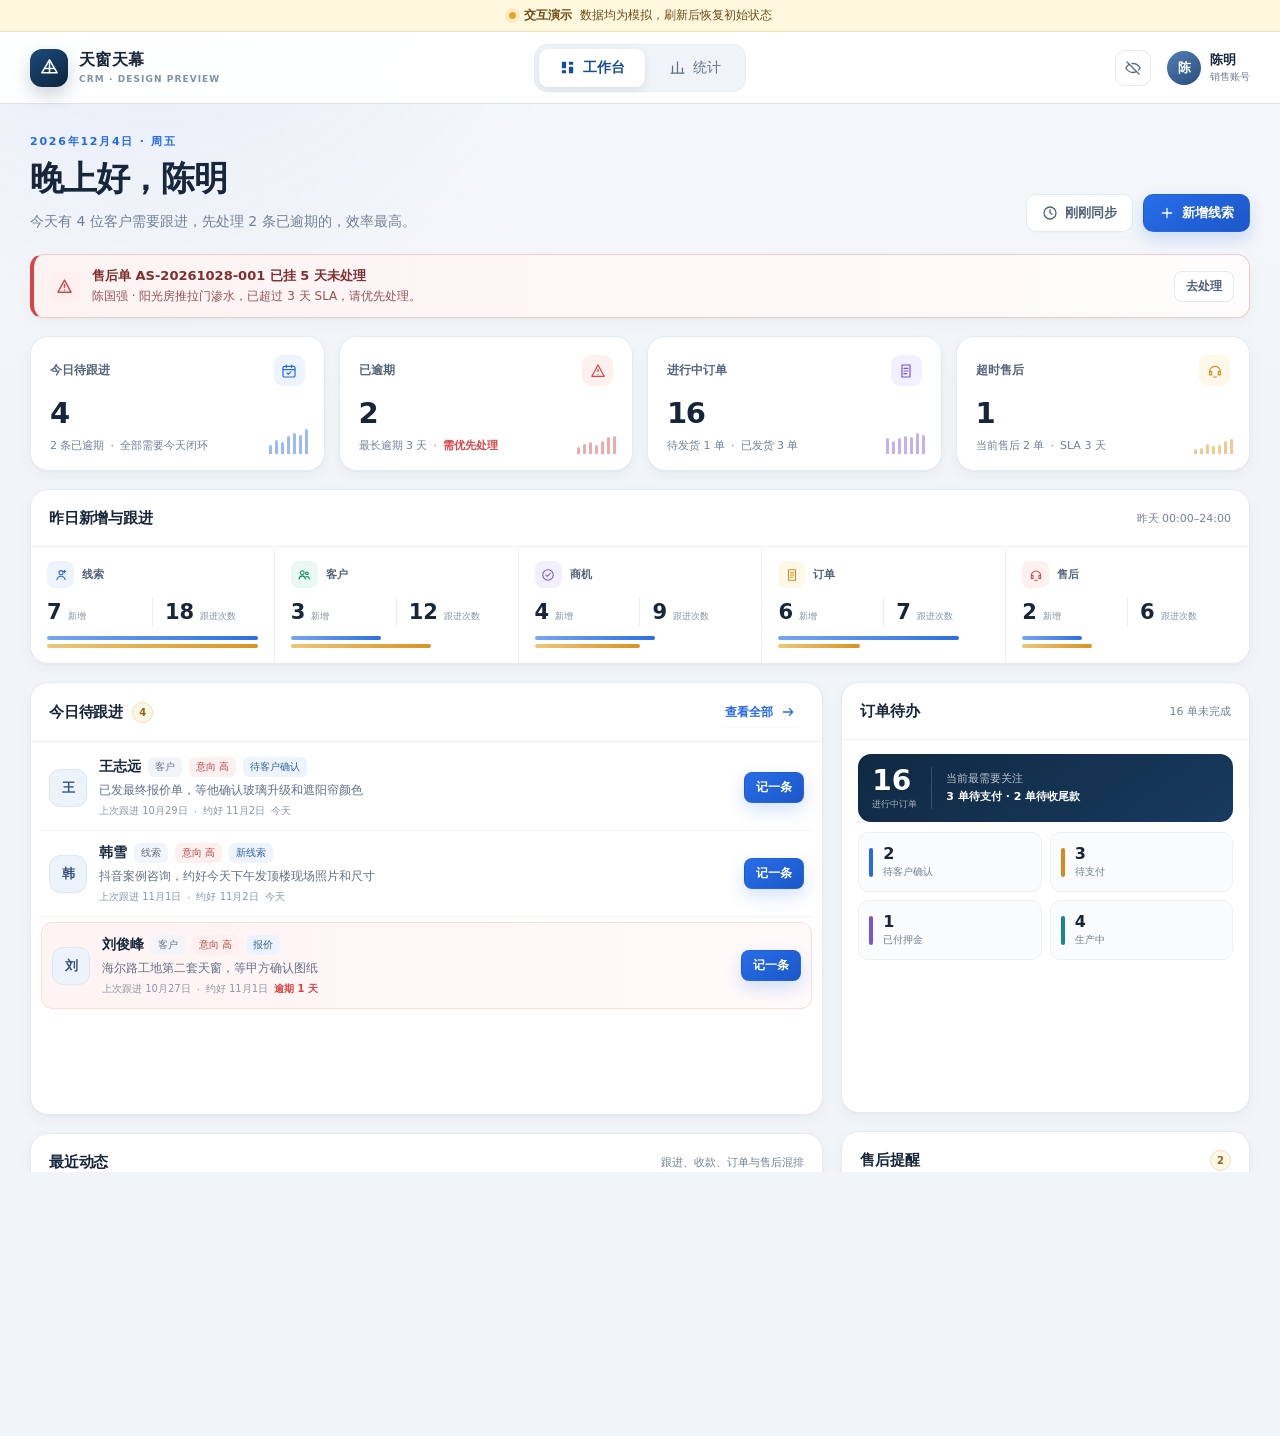
<file: static/demo/dashboard-stats-preview/index.html>
<!DOCTYPE html>
<html lang="zh-CN">
<head>
  <meta charset="utf-8">
  <meta name="viewport" content="width=device-width, initial-scale=1, viewport-fit=cover">
  <meta name="robots" content="noindex">
  <meta name="theme-color" content="#102641">
  <link rel="icon" href="data:image/svg+xml,%3Csvg xmlns='http://www.w3.org/2000/svg' viewBox='0 0 64 64'%3E%3Crect width='64' height='64' rx='15' fill='%23102641'/%3E%3Cpath d='m14 48 18-34 18 34H14Z' fill='none' stroke='white' stroke-width='3' stroke-linejoin='round'/%3E%3Cpath d='M23 38h18M32 20v26' fill='none' stroke='white' stroke-width='2' stroke-linecap='round'/%3E%3C/svg%3E">
  <title>工作台与统计 · CRM 交互演示</title>
  <link rel="stylesheet" href="./styles.css?v=20261102-yesterday-new">
</head>
<body>
  <div class="demo-ribbon">
    <span class="demo-ribbon-dot"></span>
    <b>交互演示</b>
    <span>数据均为模拟，刷新后恢复初始状态</span>
  </div>

  <header class="topbar">
    <a class="brand" href="#/dashboard" aria-label="返回工作台">
      <span class="brand-mark" aria-hidden="true">
        <svg viewBox="0 0 24 24" role="img">
          <path d="M4 17.5 12 4l8 13.5H4Z"></path>
          <path d="M8.1 13h7.8M12 6.8v10.7"></path>
        </svg>
      </span>
      <span class="brand-copy">
        <b>天窗天幕</b>
        <small>CRM · DESIGN PREVIEW</small>
      </span>
    </a>

    <nav class="main-nav" aria-label="演示页面切换">
      <button type="button" class="nav-item is-active" data-page="dashboard">
        <svg viewBox="0 0 24 24" aria-hidden="true">
          <path d="M4 13h6V4H4v9Zm0 7h6v-4H4v4Zm10 0h6v-9h-6v9Zm0-16v4h6V4h-6Z"></path>
        </svg>
        工作台
      </button>
      <button type="button" class="nav-item" data-page="stats">
        <svg viewBox="0 0 24 24" aria-hidden="true">
          <path d="M5 20V10m7 10V4m7 16v-7"></path>
          <path d="M3 20h18"></path>
        </svg>
        统计
      </button>
    </nav>

    <div class="topbar-actions">
      <button type="button" class="icon-button" id="moneyToggle" aria-label="切换金额显示" title="切换金额显示">
        <svg class="eye-open" viewBox="0 0 24 24" aria-hidden="true">
          <path d="M2.5 12s3.5-6 9.5-6 9.5 6 9.5 6-3.5 6-9.5 6-9.5-6-9.5-6Z"></path>
          <circle cx="12" cy="12" r="2.6"></circle>
        </svg>
        <svg class="eye-closed" viewBox="0 0 24 24" aria-hidden="true">
          <path d="m4 4 16 16M10.6 6.1A9 9 0 0 1 12 6c6 0 9.5 6 9.5 6a15 15 0 0 1-2.2 2.8M6.2 7.8A17 17 0 0 0 2.5 12s3.5 6 9.5 6a9 9 0 0 0 3.6-.7"></path>
        </svg>
      </button>
      <span class="user-chip">
        <span class="avatar">陈</span>
        <span class="user-copy"><b>陈明</b><small>销售账号</small></span>
      </span>
    </div>
  </header>

  <main id="app" class="app-shell" aria-live="polite"></main>

  <div id="modalRoot"></div>
  <div id="drawerRoot"></div>
  <div id="toast" class="toast" role="status" aria-live="polite"></div>

  <script src="./app.js?v=20261102-yesterday-new"></script>
</body>
</html>
</file>
<file: static/demo/dashboard-stats-preview/styles.css>
:root {
  --bg: #f2f5f8;
  --surface: #ffffff;
  --surface-soft: #f8fafc;
  --ink: #17263b;
  --muted: #728096;
  --line: #e5eaf0;
  --navy: #102641;
  --navy-2: #173656;
  --blue: #2569e8;
  --blue-soft: #edf4ff;
  --green: #138a64;
  --green-soft: #eaf8f3;
  --amber: #d88a18;
  --amber-soft: #fff7e7;
  --red: #d64545;
  --red-soft: #fff0f0;
  --violet: #7656d8;
  --violet-soft: #f2efff;
  --cyan: #16849e;
  --cyan-soft: #eaf8fb;
  --shadow-sm: 0 1px 2px rgba(15, 35, 58, 0.04), 0 5px 16px rgba(15, 35, 58, 0.04);
  --shadow-md: 0 14px 40px rgba(15, 35, 58, 0.12);
  --radius: 18px;
}

* {
  box-sizing: border-box;
}

html {
  min-width: 320px;
  background: var(--bg);
}

body {
  margin: 0;
  color: var(--ink);
  background:
    radial-gradient(circle at 12% -8%, rgba(37, 105, 232, 0.09), transparent 28rem),
    linear-gradient(180deg, #f6f8fb 0, var(--bg) 26rem);
  font-family: "PingFang SC", "Microsoft YaHei", "Noto Sans CJK SC", system-ui, sans-serif;
  font-size: 14px;
  -webkit-font-smoothing: antialiased;
}

button,
input,
select,
textarea {
  font: inherit;
}

button,
a {
  -webkit-tap-highlight-color: transparent;
}

button {
  color: inherit;
}

svg {
  display: block;
}

.demo-ribbon {
  min-height: 32px;
  display: flex;
  align-items: center;
  justify-content: center;
  gap: 8px;
  padding: 5px 16px;
  color: #6c4d16;
  background: #fff7de;
  border-bottom: 1px solid #f1dfb6;
  font-size: 12px;
}

.demo-ribbon-dot {
  width: 7px;
  height: 7px;
  border-radius: 50%;
  background: #e6a52e;
  box-shadow: 0 0 0 4px rgba(230, 165, 46, 0.14);
}

.topbar {
  position: sticky;
  top: 0;
  z-index: 30;
  min-height: 72px;
  display: grid;
  grid-template-columns: minmax(210px, 1fr) auto minmax(210px, 1fr);
  align-items: center;
  gap: 20px;
  padding: 0 30px;
  background: rgba(255, 255, 255, 0.94);
  border-bottom: 1px solid rgba(218, 225, 234, 0.94);
  backdrop-filter: blur(18px);
}

.brand {
  width: max-content;
  display: inline-flex;
  align-items: center;
  gap: 11px;
  color: inherit;
  text-decoration: none;
}

.brand-mark {
  width: 38px;
  height: 38px;
  display: grid;
  place-items: center;
  border-radius: 12px;
  color: #fff;
  background: linear-gradient(145deg, #1c4c7c, #0c233c);
  box-shadow: 0 8px 18px rgba(16, 38, 65, 0.2);
}

.brand-mark svg {
  width: 23px;
  height: 23px;
  fill: none;
  stroke: currentColor;
  stroke-width: 1.6;
  stroke-linecap: round;
  stroke-linejoin: round;
}

.brand-copy {
  display: flex;
  flex-direction: column;
  line-height: 1.15;
}

.brand-copy b {
  font-size: 16px;
  letter-spacing: 0.02em;
}

.brand-copy small {
  margin-top: 4px;
  color: #8491a3;
  font-size: 9px;
  font-weight: 700;
  letter-spacing: 0.12em;
}

.main-nav {
  display: inline-flex;
  align-items: center;
  gap: 4px;
  padding: 4px;
  background: #f0f3f7;
  border: 1px solid #e8edf3;
  border-radius: 13px;
}

.nav-item {
  min-height: 38px;
  display: inline-flex;
  align-items: center;
  justify-content: center;
  gap: 7px;
  padding: 0 20px;
  color: #647287;
  background: transparent;
  border: 0;
  border-radius: 9px;
  cursor: pointer;
  transition: background 160ms ease, color 160ms ease, box-shadow 160ms ease;
}

.nav-item svg {
  width: 17px;
  height: 17px;
  fill: none;
  stroke: currentColor;
  stroke-width: 1.8;
  stroke-linecap: round;
  stroke-linejoin: round;
}

.nav-item:first-child svg {
  fill: currentColor;
  stroke: none;
}

.nav-item:hover {
  color: var(--ink);
}

.nav-item.is-active {
  color: #174c9d;
  background: #fff;
  box-shadow: 0 3px 10px rgba(17, 47, 78, 0.09);
  font-weight: 700;
}

.topbar-actions {
  display: flex;
  align-items: center;
  justify-content: flex-end;
  gap: 12px;
}

.icon-button {
  width: 36px;
  height: 36px;
  display: grid;
  place-items: center;
  color: #596a80;
  background: #fff;
  border: 1px solid var(--line);
  border-radius: 10px;
  cursor: pointer;
  transition: border-color 160ms ease, background 160ms ease, transform 160ms ease;
}

.icon-button:hover {
  color: var(--blue);
  border-color: #c9d9f3;
  background: var(--blue-soft);
}

.icon-button:active {
  transform: scale(0.95);
}

.icon-button svg {
  width: 18px;
  height: 18px;
  fill: none;
  stroke: currentColor;
  stroke-width: 1.75;
  stroke-linecap: round;
  stroke-linejoin: round;
}

.eye-closed {
  display: none;
}

body.money-hidden .eye-open {
  display: none;
}

body.money-hidden .eye-closed {
  display: block;
}

.user-chip {
  display: inline-flex;
  align-items: center;
  gap: 9px;
  padding-left: 4px;
}

.avatar {
  width: 34px;
  height: 34px;
  display: grid;
  place-items: center;
  color: #fff;
  background: linear-gradient(145deg, #507eb7, #284e7b);
  border-radius: 50%;
  font-size: 13px;
  font-weight: 700;
}

.user-copy {
  display: flex;
  flex-direction: column;
  line-height: 1.2;
}

.user-copy b {
  font-size: 13px;
}

.user-copy small {
  margin-top: 3px;
  color: var(--muted);
  font-size: 10px;
}

.app-shell {
  width: min(100%, 1460px);
  margin: 0 auto;
  padding: 30px 30px 54px;
}

.page-enter {
  animation: page-in 260ms ease both;
}

@keyframes page-in {
  from {
    opacity: 0;
    transform: translateY(5px);
  }
  to {
    opacity: 1;
    transform: translateY(0);
  }
}

.page-heading {
  display: flex;
  align-items: flex-end;
  justify-content: space-between;
  gap: 20px;
  margin-bottom: 22px;
}

.eyebrow {
  margin: 0 0 7px;
  color: var(--blue);
  font-size: 11px;
  font-weight: 800;
  letter-spacing: 0.16em;
  text-transform: uppercase;
}

.page-heading h1 {
  margin: 0;
  font-size: clamp(25px, 3vw, 34px);
  font-weight: 750;
  letter-spacing: -0.035em;
}

.page-heading .subtitle {
  margin: 8px 0 0;
  color: var(--muted);
  line-height: 1.6;
}

.heading-actions {
  display: flex;
  align-items: center;
  gap: 10px;
  flex-wrap: wrap;
}

.button {
  min-height: 38px;
  display: inline-flex;
  align-items: center;
  justify-content: center;
  gap: 7px;
  padding: 0 15px;
  color: #4f6075;
  background: #fff;
  border: 1px solid var(--line);
  border-radius: 10px;
  box-shadow: 0 1px 1px rgba(15, 35, 58, 0.02);
  cursor: pointer;
  font-size: 13px;
  font-weight: 600;
  transition: transform 140ms ease, box-shadow 140ms ease, border-color 140ms ease;
}

.button:hover {
  border-color: #cbd7e5;
  box-shadow: 0 4px 12px rgba(15, 35, 58, 0.07);
}

.button:active {
  transform: scale(0.98);
}

.button svg {
  width: 16px;
  height: 16px;
  fill: none;
  stroke: currentColor;
  stroke-width: 1.9;
  stroke-linecap: round;
  stroke-linejoin: round;
}

.button-primary {
  color: #fff;
  background: linear-gradient(145deg, #286dea, #1b57c7);
  border-color: transparent;
  box-shadow: 0 7px 18px rgba(37, 105, 232, 0.2);
}

.button-primary:hover {
  border-color: transparent;
  box-shadow: 0 9px 22px rgba(37, 105, 232, 0.27);
}

.button-small {
  min-height: 31px;
  padding: 0 11px;
  border-radius: 8px;
  font-size: 12px;
}

.button-plain {
  min-height: 30px;
  padding: 0 8px;
  color: var(--blue);
  background: transparent;
  border: 0;
}

.alert-strip {
  display: flex;
  align-items: center;
  gap: 12px;
  margin-bottom: 18px;
  padding: 12px 15px;
  color: #812f2f;
  background:
    linear-gradient(90deg, rgba(214, 69, 69, 0.065), rgba(214, 69, 69, 0.015)),
    #fff;
  border: 1px solid #f2cccc;
  border-left: 4px solid var(--red);
  border-radius: 13px;
  box-shadow: var(--shadow-sm);
}

.alert-icon {
  width: 31px;
  height: 31px;
  flex: none;
  display: grid;
  place-items: center;
  color: var(--red);
  background: var(--red-soft);
  border-radius: 9px;
}

.alert-icon svg {
  width: 17px;
  height: 17px;
  fill: none;
  stroke: currentColor;
  stroke-width: 2;
  stroke-linecap: round;
  stroke-linejoin: round;
}

.alert-copy {
  min-width: 0;
  flex: 1;
}

.alert-copy b {
  display: block;
  margin-bottom: 2px;
  font-size: 13px;
}

.alert-copy span {
  color: #985252;
  font-size: 12px;
}

.kpi-grid {
  display: grid;
  grid-template-columns: repeat(4, minmax(0, 1fr));
  gap: 14px;
  margin-bottom: 18px;
}

.kpi-card {
  position: relative;
  min-width: 0;
  overflow: hidden;
  padding: 18px 19px 17px;
  background: var(--surface);
  border: 1px solid var(--line);
  border-radius: var(--radius);
  box-shadow: var(--shadow-sm);
  transition: transform 160ms ease, box-shadow 160ms ease, border-color 160ms ease;
}

button.kpi-card {
  width: 100%;
  text-align: left;
  cursor: pointer;
}

.kpi-card:hover {
  transform: translateY(-2px);
  border-color: #d6dfeb;
  box-shadow: 0 10px 25px rgba(15, 35, 58, 0.075);
}

.kpi-head {
  display: flex;
  align-items: center;
  justify-content: space-between;
  gap: 10px;
}

.kpi-head span:first-child {
  color: #56657a;
  font-size: 12px;
  font-weight: 600;
}

.kpi-icon {
  width: 31px;
  height: 31px;
  display: grid;
  place-items: center;
  border-radius: 9px;
}

.kpi-icon svg {
  width: 16px;
  height: 16px;
  fill: none;
  stroke: currentColor;
  stroke-width: 1.8;
  stroke-linecap: round;
  stroke-linejoin: round;
}

.kpi-card.blue .kpi-icon {
  color: var(--blue);
  background: var(--blue-soft);
}

.kpi-card.green .kpi-icon {
  color: var(--green);
  background: var(--green-soft);
}

.kpi-card.amber .kpi-icon {
  color: var(--amber);
  background: var(--amber-soft);
}

.kpi-card.red .kpi-icon {
  color: var(--red);
  background: var(--red-soft);
}

.kpi-card.violet .kpi-icon {
  color: var(--violet);
  background: var(--violet-soft);
}

.kpi-value {
  margin-top: 13px;
  font-size: 29px;
  font-weight: 760;
  line-height: 1;
  letter-spacing: -0.045em;
  font-variant-numeric: tabular-nums;
}

.kpi-card.money-value .kpi-value {
  font-size: clamp(21px, 2.4vw, 29px);
}

.kpi-foot {
  display: flex;
  align-items: center;
  gap: 6px;
  margin-top: 10px;
  color: var(--muted);
  font-size: 11px;
}

.trend-up {
  color: var(--green);
  font-weight: 700;
}

.trend-down {
  color: var(--red);
  font-weight: 700;
}

.mini-bars {
  position: absolute;
  right: 16px;
  bottom: 16px;
  height: 30px;
  display: flex;
  align-items: flex-end;
  gap: 3px;
  opacity: 0.45;
}

.mini-bars i {
  width: 3px;
  display: block;
  border-radius: 3px 3px 1px 1px;
  background: currentColor;
}

.kpi-card.blue .mini-bars { color: var(--blue); }
.kpi-card.green .mini-bars { color: var(--green); }
.kpi-card.amber .mini-bars { color: var(--amber); }
.kpi-card.red .mini-bars { color: var(--red); }
.kpi-card.violet .mini-bars { color: var(--violet); }

.yesterday-card {
  overflow: hidden;
  margin-bottom: 18px;
}

.yesterday-grid {
  display: grid;
  grid-template-columns: repeat(5, minmax(0, 1fr));
  gap: 1px;
  background: #edf0f4;
}

.yesterday-item {
  min-width: 0;
  display: grid;
  gap: 10px;
  padding: 14px 16px 15px;
  color: inherit;
  background: #fff;
  border: 0;
  cursor: pointer;
  text-align: left;
  transition: background 150ms ease;
}

.yesterday-item:hover {
  background: #fafcff;
}

.yesterday-top {
  display: flex;
  align-items: center;
  gap: 8px;
  color: #536277;
  font-size: 11px;
}

.yesterday-icon {
  width: 27px;
  height: 27px;
  display: grid;
  place-items: center;
  color: var(--blue);
  background: var(--blue-soft);
  border-radius: 8px;
}

.yesterday-icon svg {
  width: 14px;
  height: 14px;
  fill: none;
  stroke: currentColor;
  stroke-width: 1.8;
  stroke-linecap: round;
  stroke-linejoin: round;
}

.yesterday-item.green .yesterday-icon {
  color: var(--green);
  background: var(--green-soft);
}

.yesterday-item.violet .yesterday-icon {
  color: var(--violet);
  background: var(--violet-soft);
}

.yesterday-item.amber .yesterday-icon {
  color: var(--amber);
  background: var(--amber-soft);
}

.yesterday-item.red .yesterday-icon {
  color: var(--red);
  background: var(--red-soft);
}

.yesterday-values {
  display: grid;
  grid-template-columns: 1fr 1px 1fr;
  align-items: center;
  gap: 12px;
}

.yesterday-values > i {
  width: 1px;
  height: 28px;
  background: #e8edf2;
}

.yesterday-values > span {
  display: flex;
  align-items: baseline;
  gap: 6px;
  min-width: 0;
}

.yesterday-values b {
  font-size: 21px;
  font-weight: 760;
  line-height: 1;
  font-variant-numeric: tabular-nums;
}

.yesterday-values small {
  overflow: hidden;
  color: #8793a4;
  font-size: 9px;
  text-overflow: ellipsis;
  white-space: nowrap;
}

.yesterday-tracks {
  display: grid;
  gap: 4px;
}

.yesterday-tracks i {
  height: 4px;
  display: block;
  border-radius: 99px;
}

.yesterday-tracks .new-count {
  background: linear-gradient(90deg, #76a6f1, #2d70e4);
}

.yesterday-tracks .followups {
  background: linear-gradient(90deg, #edc777, #d99225);
}

.work-grid {
  display: grid;
  grid-template-columns: minmax(0, 1.65fr) minmax(300px, 0.85fr);
  grid-template-areas:
    "follow side"
    "activity side";
  gap: 18px;
  align-items: start;
}

#followupCard {
  grid-area: follow;
}

.side-stack {
  grid-area: side;
}

.activity-card {
  grid-area: activity;
}

.card {
  min-width: 0;
  background: var(--surface);
  border: 1px solid var(--line);
  border-radius: var(--radius);
  box-shadow: var(--shadow-sm);
}

.card-head {
  min-height: 57px;
  display: flex;
  align-items: center;
  justify-content: space-between;
  gap: 12px;
  padding: 14px 18px;
  border-bottom: 1px solid #edf0f4;
}

.card-title {
  display: flex;
  align-items: center;
  gap: 9px;
  min-width: 0;
}

.card-title h2 {
  margin: 0;
  font-size: 15px;
  font-weight: 720;
  letter-spacing: -0.012em;
}

.count-badge {
  min-width: 21px;
  height: 21px;
  display: inline-grid;
  place-items: center;
  padding: 0 6px;
  color: #9a6412;
  background: var(--amber-soft);
  border: 1px solid #f1ddb6;
  border-radius: 999px;
  font-size: 10px;
  font-weight: 800;
}

.card-meta {
  color: var(--muted);
  font-size: 11px;
}

.todo-list {
  padding: 3px 10px 8px;
}

.todo-row {
  display: flex;
  align-items: center;
  gap: 12px;
  padding: 12px 8px;
  border-bottom: 1px solid #f0f3f6;
}

.todo-row:last-child {
  border-bottom: 0;
}

.todo-row.is-overdue {
  position: relative;
  margin: 5px 0;
  padding: 12px 10px;
  background: linear-gradient(90deg, #fff3f3, #fffafa);
  border: 1px solid #f6dede;
  border-radius: 11px;
}

.todo-avatar {
  width: 38px;
  height: 38px;
  flex: none;
  display: grid;
  place-items: center;
  color: #31527c;
  background: #edf3fa;
  border: 1px solid #dce7f3;
  border-radius: 11px;
  font-size: 13px;
  font-weight: 750;
}

.todo-main {
  min-width: 0;
  flex: 1;
}

.todo-topline {
  display: flex;
  align-items: center;
  gap: 7px;
  min-width: 0;
}

.person-link {
  max-width: 150px;
  overflow: hidden;
  padding: 0;
  color: var(--ink);
  background: transparent;
  border: 0;
  cursor: pointer;
  font-weight: 700;
  text-align: left;
  text-overflow: ellipsis;
  white-space: nowrap;
}

.person-link:hover {
  color: var(--blue);
}

.tag {
  display: inline-flex;
  align-items: center;
  min-height: 20px;
  padding: 0 7px;
  color: #657389;
  background: #f1f4f8;
  border-radius: 6px;
  font-size: 10px;
  white-space: nowrap;
}

.tag.high {
  color: #b44343;
  background: var(--red-soft);
}

.tag.medium {
  color: #986410;
  background: var(--amber-soft);
}

.tag.stage {
  color: #34649c;
  background: var(--blue-soft);
}

.todo-content {
  margin-top: 5px;
  overflow: hidden;
  color: #627086;
  font-size: 12px;
  text-overflow: ellipsis;
  white-space: nowrap;
}

.todo-meta {
  display: flex;
  align-items: center;
  gap: 6px;
  margin-top: 5px;
  color: #8a96a8;
  font-size: 10px;
  flex-wrap: wrap;
}

.badge-danger {
  color: var(--red);
  font-weight: 700;
}

.todo-side {
  flex: none;
}

.card-empty {
  padding: 30px 20px 34px;
  text-align: center;
}

.card-empty .empty-icon {
  width: 46px;
  height: 46px;
  display: grid;
  place-items: center;
  margin: 0 auto 10px;
  color: var(--green);
  background: var(--green-soft);
  border-radius: 14px;
}

.card-empty .empty-icon svg {
  width: 22px;
  height: 22px;
  fill: none;
  stroke: currentColor;
  stroke-width: 1.8;
  stroke-linecap: round;
  stroke-linejoin: round;
}

.card-empty b {
  display: block;
  margin-bottom: 5px;
  font-size: 14px;
}

.card-empty span {
  color: var(--muted);
  font-size: 12px;
}

.side-stack {
  display: grid;
  gap: 18px;
}

.order-summary {
  display: flex;
  align-items: center;
  gap: 14px;
  margin: 14px 16px 10px;
  padding: 13px 14px;
  background: linear-gradient(145deg, #102943, #173a5e);
  border-radius: 13px;
  color: #fff;
}

.order-summary .big {
  min-width: 52px;
  padding-right: 14px;
  border-right: 1px solid rgba(255, 255, 255, 0.16);
  font-size: 28px;
  font-weight: 760;
  line-height: 1;
  font-variant-numeric: tabular-nums;
}

.order-summary .big small {
  display: block;
  margin-top: 5px;
  color: rgba(255, 255, 255, 0.65);
  font-size: 9px;
  font-weight: 500;
}

.order-summary p {
  margin: 0;
  color: rgba(255, 255, 255, 0.72);
  font-size: 11px;
  line-height: 1.65;
}

.order-summary p b {
  color: #fff;
}

.order-grid {
  display: grid;
  grid-template-columns: repeat(2, minmax(0, 1fr));
  gap: 8px;
  padding: 0 16px 16px;
}

.order-chip {
  min-height: 60px;
  display: flex;
  align-items: center;
  gap: 10px;
  padding: 9px 10px;
  text-align: left;
  background: #fafbfd;
  border: 1px solid #edf0f4;
  border-radius: 10px;
  cursor: pointer;
  transition: background 140ms ease, border-color 140ms ease, transform 140ms ease;
}

.order-chip:hover {
  background: var(--blue-soft);
  border-color: #d5e1f5;
  transform: translateY(-1px);
}

.order-chip i {
  width: 4px;
  height: 29px;
  flex: none;
  border-radius: 99px;
  background: var(--blue);
}

.order-chip:nth-child(2) i { background: var(--amber); }
.order-chip:nth-child(3) i { background: var(--violet); }
.order-chip:nth-child(4) i { background: var(--cyan); }
.order-chip:nth-child(5) i { background: var(--green); }
.order-chip:nth-child(6) i { background: #70839c; }

.order-chip span {
  min-width: 0;
  display: flex;
  flex: 1;
  flex-direction: column;
  gap: 3px;
}

.order-chip span small {
  overflow: hidden;
  color: var(--muted);
  font-size: 10px;
  text-overflow: ellipsis;
  white-space: nowrap;
}

.order-chip b {
  font-size: 16px;
  line-height: 1;
  font-variant-numeric: tabular-nums;
}

.service-list {
  display: grid;
  gap: 2px;
  padding: 4px 15px 14px;
}

.service-row {
  display: flex;
  align-items: center;
  gap: 10px;
  padding: 10px 2px;
  border-bottom: 1px solid #f1f3f6;
  cursor: pointer;
}

.service-row:last-child {
  border-bottom: 0;
}

.service-dot {
  width: 9px;
  height: 9px;
  flex: none;
  border-radius: 50%;
  background: var(--amber);
  box-shadow: 0 0 0 4px var(--amber-soft);
}

.service-row.urgent .service-dot {
  background: var(--red);
  box-shadow: 0 0 0 4px var(--red-soft);
}

.service-main {
  min-width: 0;
  flex: 1;
}

.service-main b {
  display: block;
  overflow: hidden;
  font-size: 12px;
  text-overflow: ellipsis;
  white-space: nowrap;
}

.service-main small {
  display: block;
  margin-top: 4px;
  overflow: hidden;
  color: var(--muted);
  font-size: 10px;
  text-overflow: ellipsis;
  white-space: nowrap;
}

.service-age {
  flex: none;
  color: #8b681f;
  font-size: 10px;
}

.service-row.urgent .service-age {
  color: var(--red);
  font-weight: 700;
}

.activity-list {
  display: grid;
  grid-template-columns: repeat(2, minmax(0, 1fr));
  padding: 4px 18px 12px;
  column-gap: 26px;
}

.activity-row {
  min-width: 0;
  display: flex;
  align-items: flex-start;
  gap: 11px;
  padding: 11px 0;
  border-bottom: 1px solid #f1f3f6;
}

.activity-icon {
  width: 29px;
  height: 29px;
  flex: none;
  display: grid;
  place-items: center;
  border-radius: 8px;
  font-size: 13px;
}

.activity-icon.follow {
  color: var(--blue);
  background: var(--blue-soft);
}

.activity-icon.order {
  color: var(--violet);
  background: var(--violet-soft);
}

.activity-icon.service {
  color: var(--amber);
  background: var(--amber-soft);
}

.activity-icon.pay {
  color: var(--green);
  background: var(--green-soft);
}

.activity-copy {
  min-width: 0;
  flex: 1;
}

.activity-copy p {
  margin: 0;
  overflow: hidden;
  color: #4f5e72;
  font-size: 12px;
  line-height: 1.5;
  text-overflow: ellipsis;
  white-space: nowrap;
}

.activity-copy small {
  display: block;
  margin-top: 3px;
  color: #909bab;
  font-size: 10px;
}

.segmented {
  display: inline-flex;
  align-items: center;
  gap: 3px;
  padding: 4px;
  background: #edf1f5;
  border: 1px solid #e2e8ef;
  border-radius: 11px;
}

.segmented button {
  min-height: 31px;
  padding: 0 13px;
  color: #69788c;
  background: transparent;
  border: 0;
  border-radius: 8px;
  cursor: pointer;
  font-size: 12px;
  white-space: nowrap;
}

.segmented button:hover {
  color: var(--ink);
}

.segmented button.is-active {
  color: var(--ink);
  background: #fff;
  box-shadow: 0 2px 6px rgba(15, 35, 58, 0.1);
  font-weight: 700;
}

.stats-kpis {
  grid-template-columns: repeat(5, minmax(0, 1fr));
}

.stats-grid {
  display: grid;
  grid-template-columns: minmax(0, 1.55fr) minmax(320px, 0.9fr);
  gap: 18px;
  align-items: stretch;
}

.chart-card {
  min-height: 330px;
}

.chart-body {
  padding: 18px 20px 20px;
}

.trend-total {
  display: flex;
  align-items: baseline;
  gap: 10px;
  margin-bottom: 21px;
}

.trend-total b {
  font-size: 25px;
  font-weight: 760;
  letter-spacing: -0.04em;
  font-variant-numeric: tabular-nums;
}

.trend-total span {
  color: var(--muted);
  font-size: 11px;
}

.combo-chart-wrap {
  min-height: 245px;
}

.combo-chart-svg {
  width: 100%;
  height: auto;
  overflow: visible;
}

.svg-grid line {
  stroke: #edf1f5;
  stroke-width: 1;
  stroke-dasharray: 4 6;
}

.svg-bar {
  fill: #3678eb;
  opacity: 0.9;
  cursor: pointer;
  transition: opacity 150ms ease, filter 150ms ease;
}

.svg-bar.highlight {
  fill: #15906b;
}

.svg-series-item:hover .svg-bar {
  opacity: 1;
  filter: drop-shadow(0 6px 8px rgba(37, 105, 232, 0.22));
}

.chart-hit-area {
  fill: transparent;
  cursor: pointer;
}

.svg-bar-label,
.svg-axis-label {
  text-anchor: middle;
  font-family: inherit;
  font-variant-numeric: tabular-nums;
}

.svg-bar-label {
  fill: #657389;
  font-size: 10px;
  font-weight: 650;
}

.svg-axis-label {
  fill: #8995a5;
  font-size: 11px;
}

.svg-count-line {
  fill: none;
  stroke: #e0982d;
  stroke-width: 2.4;
  stroke-linecap: round;
  stroke-linejoin: round;
  pointer-events: none;
}

.svg-count-dot {
  fill: #fff;
  stroke: #e0982d;
  stroke-width: 2.5;
  pointer-events: none;
}

.chart-legend {
  display: flex;
  align-items: center;
  gap: 14px;
  margin-top: 14px;
  color: var(--muted);
  font-size: 10px;
}

.legend-dot {
  width: 7px;
  height: 7px;
  display: inline-block;
  margin-right: 5px;
  border-radius: 50%;
  background: var(--blue);
}

.legend-dot.green {
  background: var(--green);
}

.legend-line {
  width: 14px;
  height: 2px;
  display: inline-block;
  margin-right: 5px;
  vertical-align: middle;
  background: var(--amber);
  border-radius: 99px;
}

.funnel-body {
  padding: 17px 19px 20px;
}

.stepped-funnel-row {
  display: grid;
  grid-template-columns: 88px minmax(0, 1fr) 44px;
  align-items: center;
  gap: 10px;
  margin-bottom: 7px;
  cursor: pointer;
}

.stepped-funnel-label {
  color: #68778b;
  font-size: 11px;
  text-align: right;
}

.stepped-funnel-visual {
  height: 31px;
  display: flex;
  justify-content: center;
  background:
    linear-gradient(90deg, transparent 49.8%, #edf1f5 50%, transparent 50.2%);
}

.stepped-funnel-band {
  height: 100%;
  display: flex;
  align-items: center;
  justify-content: center;
  color: #fff;
  background: linear-gradient(90deg, #4e8af2, #2469e8);
  clip-path: polygon(4% 0, 96% 0, 100% 100%, 0 100%);
  font-size: 10px;
  font-weight: 700;
  font-variant-numeric: tabular-nums;
  transition: width 260ms ease, filter 150ms ease;
}

.stepped-funnel-row:hover .stepped-funnel-band {
  filter: brightness(1.06);
}

.stepped-funnel-row:nth-child(2) .stepped-funnel-band {
  background: linear-gradient(90deg, #62a9d5, #2e85b4);
}

.stepped-funnel-row:nth-child(3) .stepped-funnel-band {
  background: linear-gradient(90deg, #54b994, #198764);
}

.stepped-funnel-row:nth-child(4) .stepped-funnel-band {
  background: linear-gradient(90deg, #8a77dd, #674cc9);
}

.stepped-funnel-row:nth-child(5) .stepped-funnel-band {
  background: linear-gradient(90deg, #e3a74d, #ca8217);
}

.stepped-funnel-rate {
  color: var(--green);
  font-size: 10px;
  font-weight: 700;
  text-align: right;
}

.stepped-funnel-row:first-child .stepped-funnel-rate {
  color: var(--muted);
}

.stats-panel {
  margin-top: 18px;
}

.table-wrap {
  overflow-x: auto;
}

.data-table {
  width: 100%;
  border-collapse: collapse;
  font-size: 12px;
  white-space: nowrap;
}

.data-table th {
  padding: 10px 18px;
  color: #7b8899;
  background: #fafbfc;
  border-bottom: 1px solid #edf0f4;
  font-size: 10px;
  font-weight: 650;
  text-align: right;
}

.data-table th:first-child,
.data-table td:first-child {
  text-align: left;
}

.data-table td {
  padding: 12px 18px;
  border-bottom: 1px solid #f1f3f6;
  text-align: right;
  font-variant-numeric: tabular-nums;
}

.data-table tbody tr:last-child td {
  border-bottom: 0;
}

.data-table tbody tr:hover {
  background: #fbfcfe;
}

.source-name {
  display: inline-flex;
  align-items: center;
  gap: 9px;
  font-weight: 650;
}

.source-mark {
  width: 7px;
  height: 7px;
  display: inline-block;
  border-radius: 50%;
  background: var(--blue);
}

.source-mark.green { background: var(--green); }
.source-mark.amber { background: var(--amber); }
.source-mark.violet { background: var(--violet); }
.source-mark.cyan { background: var(--cyan); }
.source-mark.grey { background: #8c98a8; }

.rate-pill {
  display: inline-flex;
  justify-content: center;
  min-width: 44px;
  padding: 3px 7px;
  color: var(--green);
  background: var(--green-soft);
  border-radius: 999px;
  font-size: 10px;
  font-weight: 700;
}

.rate-pill.low {
  color: #8b641b;
  background: var(--amber-soft);
}

.stats-two {
  display: grid;
  grid-template-columns: repeat(2, minmax(0, 1fr));
  gap: 18px;
  margin-top: 18px;
}

.ranking-list {
  display: grid;
  gap: 14px;
  padding: 18px 20px 20px;
}

.rank-row {
  display: grid;
  grid-template-columns: 24px minmax(110px, 0.7fr) minmax(130px, 1fr) 90px;
  align-items: center;
  gap: 10px;
}

.rank-no {
  width: 20px;
  height: 20px;
  display: grid;
  place-items: center;
  color: #78869a;
  background: #f1f4f7;
  border-radius: 6px;
  font-size: 9px;
  font-weight: 800;
}

.rank-row:nth-child(1) .rank-no {
  color: #8e6219;
  background: #fff0d5;
}

.rank-name {
  min-width: 0;
}

.rank-name b {
  display: block;
  overflow: hidden;
  font-size: 12px;
  text-overflow: ellipsis;
  white-space: nowrap;
}

.rank-name small {
  display: block;
  margin-top: 3px;
  color: var(--muted);
  font-size: 9px;
}

.rank-track {
  height: 7px;
  overflow: hidden;
  background: #eef2f6;
  border-radius: 99px;
}

.rank-fill {
  height: 100%;
  background: linear-gradient(90deg, #70a3f4, #286be4);
  border-radius: inherit;
}

.rank-amount {
  text-align: right;
  font-size: 11px;
  font-weight: 700;
  font-variant-numeric: tabular-nums;
}

.source-chart-grid {
  display: grid;
  grid-template-columns: minmax(300px, 0.9fr) minmax(360px, 1.2fr);
  gap: 26px;
  padding: 20px 22px;
}

.source-donut-block,
.source-compare-block {
  min-width: 0;
}

.source-donut-block {
  padding-right: 24px;
  border-right: 1px solid #edf0f4;
}

.subchart-head {
  display: flex;
  align-items: center;
  justify-content: space-between;
  gap: 12px;
  margin-bottom: 16px;
}

.subchart-head b {
  font-size: 12px;
}

.subchart-head span {
  color: var(--muted);
  font-size: 9px;
}

.donut-panel {
  min-height: 172px;
  display: flex;
  align-items: center;
  justify-content: center;
  gap: 22px;
}

.donut-chart {
  --donut-size: 148px;
  width: var(--donut-size);
  height: var(--donut-size);
  flex: none;
  display: grid;
  place-items: center;
  border-radius: 50%;
  box-shadow: inset 0 0 0 1px rgba(15, 35, 58, 0.05);
}

.donut-hole {
  width: 58%;
  height: 58%;
  display: flex;
  align-items: center;
  justify-content: center;
  flex-direction: column;
  background: #fff;
  border-radius: 50%;
  box-shadow: 0 2px 14px rgba(15, 35, 58, 0.08);
}

.donut-hole b {
  max-width: 80%;
  overflow: hidden;
  font-size: 14px;
  text-overflow: ellipsis;
  white-space: nowrap;
  font-variant-numeric: tabular-nums;
}

.donut-hole span {
  margin-top: 4px;
  color: var(--muted);
  font-size: 8px;
}

.donut-legend {
  min-width: 0;
  display: grid;
  gap: 8px;
}

.donut-legend-item {
  display: grid;
  grid-template-columns: 8px minmax(60px, 1fr) 32px;
  align-items: center;
  gap: 7px;
  padding: 3px 0;
  color: #627086;
  background: transparent;
  border: 0;
  cursor: pointer;
  font-size: 10px;
  text-align: left;
}

.donut-legend-item:hover {
  color: var(--ink);
}

.donut-legend-item i {
  width: 7px;
  height: 7px;
  border-radius: 50%;
}

.donut-legend-item b {
  color: #4e5d70;
  text-align: right;
  font-variant-numeric: tabular-nums;
}

.source-compare-list {
  display: grid;
  gap: 11px;
}

.source-compare-row {
  display: grid;
  grid-template-columns: 72px minmax(130px, 1fr) 48px;
  align-items: center;
  gap: 11px;
  width: 100%;
  padding: 4px 0;
  color: inherit;
  background: transparent;
  border: 0;
  cursor: pointer;
}

.source-compare-name {
  display: inline-flex;
  align-items: center;
  gap: 7px;
  font-size: 11px;
  font-weight: 600;
}

.source-compare-bars {
  display: grid;
  gap: 4px;
}

.source-compare-bar {
  height: 5px;
  display: block;
  border-radius: 99px;
  transition: width 260ms ease, filter 150ms ease;
}

.source-compare-bar.leads {
  background: linear-gradient(90deg, #7aa9f2, #2f70e4);
}

.source-compare-bar.converted {
  background: linear-gradient(90deg, #65c6a4, #12865f);
}

.source-compare-row:hover .source-compare-bar {
  filter: brightness(1.06);
}

.source-compare-count {
  color: #647287;
  font-size: 10px;
  font-weight: 700;
  text-align: right;
  font-variant-numeric: tabular-nums;
}

.source-table-head {
  display: flex;
  align-items: center;
  justify-content: space-between;
  gap: 12px;
  padding: 10px 18px;
  background: #fafbfc;
  border-top: 1px solid #edf0f4;
  border-bottom: 1px solid #edf0f4;
}

.source-table-head b {
  font-size: 11px;
}

.source-table-head span {
  color: var(--muted);
  font-size: 9px;
}

.stage-step-chart {
  position: relative;
  height: 278px;
  display: grid;
  grid-template-columns: repeat(4, minmax(0, 1fr));
  gap: 12px;
  align-items: end;
  padding: 18px 20px 15px;
  overflow: hidden;
}

.stage-step {
  position: relative;
  z-index: 2;
  height: 100%;
  display: grid;
  grid-template-rows: 28px 1fr 30px;
  justify-items: center;
  min-width: 0;
  padding: 0;
  color: inherit;
  background: transparent;
  border: 0;
  cursor: pointer;
}

.stage-step-value {
  color: #4f5e72;
  font-size: 14px;
  font-weight: 760;
  font-variant-numeric: tabular-nums;
}

.stage-step-bar {
  width: min(58px, 78%);
  align-self: end;
  border-radius: 9px 9px 3px 3px;
  box-shadow: inset 0 1px rgba(255, 255, 255, 0.24);
  transition: filter 150ms ease, transform 150ms ease;
}

.stage-step:hover .stage-step-bar {
  filter: brightness(1.06);
  transform: translateY(-2px);
}

.stage-step-bar.blue {
  background: linear-gradient(180deg, #6c9ef0, #2d6ddf);
}

.stage-step-bar.amber {
  background: linear-gradient(180deg, #eab65b, #cd851b);
}

.stage-step-bar.green {
  background: linear-gradient(180deg, #57bd98, #168964);
}

.stage-step-bar.red {
  background: linear-gradient(180deg, #e98282, #c94a4a);
}

.stage-step-label {
  align-self: end;
  overflow: hidden;
  max-width: 100%;
  color: #6d7a8d;
  font-size: 10px;
  text-overflow: ellipsis;
  white-space: nowrap;
}

.stage-flow-line {
  position: absolute;
  left: 11%;
  right: 11%;
  top: 35%;
  z-index: 1;
  width: 78%;
  height: 80px;
  overflow: visible;
  opacity: 0.2;
  pointer-events: none;
}

.stage-flow-line path {
  fill: none;
  stroke: #7e8da3;
  stroke-width: 2;
  stroke-dasharray: 5 6;
}

.pipeline-chart {
  padding: 20px;
}

.pipeline-total {
  display: flex;
  align-items: baseline;
  gap: 8px;
  margin-bottom: 19px;
}

.pipeline-total b {
  font-size: 27px;
  font-weight: 760;
  letter-spacing: -0.04em;
  font-variant-numeric: tabular-nums;
}

.pipeline-total span {
  color: var(--muted);
  font-size: 10px;
}

.pipeline-bar {
  height: 34px;
  display: flex;
  gap: 3px;
  overflow: hidden;
  border-radius: 10px;
}

.pipeline-segment {
  min-width: 20px;
  display: grid;
  place-items: center;
  padding: 0 4px;
  color: #fff;
  background: var(--blue);
  border: 0;
  cursor: pointer;
  font-size: 9px;
  font-weight: 750;
  font-variant-numeric: tabular-nums;
  transition: filter 150ms ease;
}

.pipeline-segment:hover {
  filter: brightness(1.08);
}

.pipeline-segment:first-child {
  border-radius: 10px 2px 2px 10px;
}

.pipeline-segment:last-child {
  border-radius: 2px 10px 10px 2px;
}

.pipeline-segment.amber { background: #d88a18; }
.pipeline-segment.red { background: #d64545; }
.pipeline-segment.violet { background: #7656d8; }
.pipeline-segment.cyan { background: #16849e; }
.pipeline-segment.blue { background: #477fdf; }
.pipeline-segment.green { background: #138a64; }

.pipeline-legend {
  display: grid;
  grid-template-columns: repeat(2, minmax(0, 1fr));
  gap: 9px 18px;
  margin-top: 18px;
}

.pipeline-legend span {
  display: flex;
  align-items: center;
  gap: 7px;
  color: #677589;
  font-size: 10px;
}

.pipeline-legend i {
  width: 7px;
  height: 7px;
  flex: none;
  border-radius: 50%;
}

.pipeline-legend b {
  margin-left: auto;
  color: #445367;
  font-variant-numeric: tabular-nums;
}

.aftersale-chart-grid {
  display: grid;
  grid-template-columns: minmax(230px, 1fr) minmax(190px, 0.9fr);
  gap: 18px;
  padding: 19px 20px 21px;
}

.aftersale-chart-grid .donut-panel {
  min-height: 174px;
  flex-direction: column;
  gap: 15px;
}

.aftersale-chart-grid .donut-chart {
  --donut-size: 128px;
}

.aftersale-chart-grid .donut-legend {
  width: 100%;
  grid-template-columns: repeat(2, minmax(0, 1fr));
}

.aftersale-chart-grid .donut-legend-item {
  grid-template-columns: 7px minmax(45px, 1fr) 20px;
}

.service-status-panel {
  display: flex;
  flex-direction: column;
}

.service-status-row {
  display: grid;
  grid-template-columns: 52px minmax(0, 1fr) 25px;
  align-items: center;
  gap: 9px;
  min-height: 34px;
  padding: 4px 0;
  color: #68778b;
  background: transparent;
  border: 0;
  cursor: pointer;
  font-size: 10px;
  text-align: left;
}

.service-status-row > i {
  height: 7px;
  overflow: hidden;
  background: #eef2f6;
  border-radius: 99px;
}

.service-status-row > i b {
  height: 100%;
  display: block;
  background: var(--blue);
  border-radius: inherit;
}

.service-status-row > i b.green { background: var(--green); }
.service-status-row > i b.amber { background: var(--amber); }
.service-status-row > i b.red { background: var(--red); }

.service-status-row strong {
  color: #4a596d;
  text-align: right;
  font-variant-numeric: tabular-nums;
}

.insight-band {
  display: grid;
  grid-template-columns: repeat(3, minmax(0, 1fr));
  gap: 12px;
  margin-bottom: 18px;
}

.insight {
  display: flex;
  align-items: flex-start;
  gap: 10px;
  padding: 13px 14px;
  background: rgba(255, 255, 255, 0.84);
  border: 1px solid var(--line);
  border-radius: 12px;
  box-shadow: var(--shadow-sm);
}

.insight-icon {
  width: 28px;
  height: 28px;
  flex: none;
  display: grid;
  place-items: center;
  color: var(--blue);
  background: var(--blue-soft);
  border-radius: 8px;
  font-size: 13px;
}

.insight p {
  margin: 0;
  color: #617086;
  font-size: 11px;
  line-height: 1.55;
}

.insight p b {
  color: var(--ink);
}

.methodology {
  margin-top: 18px;
  background: #f9fbfd;
}

.methodology summary {
  padding: 14px 18px;
  color: #657388;
  cursor: pointer;
  font-size: 11px;
  font-weight: 650;
  list-style: none;
}

.methodology summary::-webkit-details-marker {
  display: none;
}

.methodology summary::after {
  content: "+";
  float: right;
  color: #95a1b1;
  font-size: 15px;
}

.methodology[open] summary::after {
  content: "−";
}

.methodology div {
  padding: 0 18px 16px;
  color: var(--muted);
  font-size: 10px;
  line-height: 1.8;
}

.modal-backdrop,
.drawer-backdrop {
  position: fixed;
  inset: 0;
  z-index: 80;
  background: rgba(9, 24, 42, 0.42);
  backdrop-filter: blur(3px);
  animation: fade-in 160ms ease both;
}

.modal-backdrop {
  display: grid;
  place-items: center;
  padding: 18px;
}

@keyframes fade-in {
  from { opacity: 0; }
  to { opacity: 1; }
}

.modal-panel {
  width: min(520px, 100%);
  overflow: hidden;
  background: #fff;
  border-radius: 18px;
  box-shadow: 0 30px 80px rgba(7, 20, 36, 0.28);
  animation: modal-in 200ms ease both;
}

@keyframes modal-in {
  from {
    opacity: 0;
    transform: translateY(10px) scale(0.985);
  }
  to {
    opacity: 1;
    transform: translateY(0) scale(1);
  }
}

.modal-head {
  display: flex;
  align-items: center;
  justify-content: space-between;
  padding: 18px 20px;
  border-bottom: 1px solid var(--line);
}

.modal-head h3 {
  margin: 0;
  font-size: 17px;
}

.close-button {
  width: 32px;
  height: 32px;
  display: grid;
  place-items: center;
  color: #798699;
  background: #f3f6f9;
  border: 0;
  border-radius: 9px;
  cursor: pointer;
}

.close-button:hover {
  color: var(--ink);
  background: #e9eef4;
}

.modal-body {
  display: grid;
  gap: 15px;
  padding: 20px;
}

.field {
  display: grid;
  gap: 7px;
}

.field label {
  color: #4e5f74;
  font-size: 11px;
  font-weight: 650;
}

.field textarea,
.field input {
  width: 100%;
  color: var(--ink);
  background: #fbfcfe;
  border: 1px solid #dfe6ee;
  border-radius: 10px;
  outline: none;
}

.field textarea {
  min-height: 100px;
  padding: 11px 12px;
  resize: vertical;
}

.field input {
  min-height: 40px;
  padding: 0 11px;
}

.field textarea:focus,
.field input:focus {
  background: #fff;
  border-color: #8eb4ef;
  box-shadow: 0 0 0 3px rgba(37, 105, 232, 0.09);
}

.form-two {
  display: grid;
  grid-template-columns: repeat(2, minmax(0, 1fr));
  gap: 12px;
}

.modal-actions {
  display: flex;
  justify-content: flex-end;
  gap: 9px;
  padding-top: 3px;
}

.drawer-backdrop {
  display: flex;
  justify-content: flex-end;
}

.drawer-panel {
  width: min(420px, 94vw);
  height: 100%;
  overflow-y: auto;
  padding: 22px;
  background: #fff;
  box-shadow: -20px 0 60px rgba(7, 20, 36, 0.18);
  animation: drawer-in 220ms ease both;
}

@keyframes drawer-in {
  from { transform: translateX(100%); }
  to { transform: translateX(0); }
}

.drawer-kicker {
  color: var(--blue);
  font-size: 10px;
  font-weight: 800;
  letter-spacing: 0.14em;
}

.drawer-top {
  display: flex;
  align-items: flex-start;
  justify-content: space-between;
  gap: 14px;
  margin: 7px 0 20px;
}

.drawer-top h3 {
  margin: 0;
  font-size: 23px;
  letter-spacing: -0.03em;
}

.drawer-summary {
  padding: 15px;
  background: #f7f9fc;
  border: 1px solid #e9edf2;
  border-radius: 13px;
  color: #5e6d81;
  font-size: 12px;
  line-height: 1.75;
}

.drawer-grid {
  display: grid;
  grid-template-columns: repeat(2, minmax(0, 1fr));
  gap: 10px;
  margin-top: 14px;
}

.drawer-cell {
  padding: 12px;
  background: #fff;
  border: 1px solid #e9edf2;
  border-radius: 11px;
}

.drawer-cell small {
  display: block;
  color: #8793a5;
  font-size: 9px;
}

.drawer-cell b {
  display: block;
  margin-top: 5px;
  font-size: 12px;
}

.drawer-note {
  margin-top: 18px;
}

.drawer-note h4 {
  margin: 0 0 8px;
  font-size: 12px;
}

.drawer-note p {
  margin: 0;
  color: #69778a;
  font-size: 12px;
  line-height: 1.75;
}

.toast {
  position: fixed;
  left: 50%;
  bottom: 28px;
  z-index: 120;
  max-width: min(420px, calc(100vw - 32px));
  padding: 10px 15px;
  color: #fff;
  background: #132c47;
  border: 1px solid rgba(255, 255, 255, 0.12);
  border-radius: 10px;
  box-shadow: 0 14px 35px rgba(7, 20, 36, 0.24);
  font-size: 12px;
  opacity: 0;
  pointer-events: none;
  transform: translate(-50%, 8px);
  transition: opacity 180ms ease, transform 180ms ease;
}

.toast.show {
  opacity: 1;
  transform: translate(-50%, 0);
}

@media (max-width: 1120px) {
  .topbar {
    grid-template-columns: 1fr auto;
  }

  .main-nav {
    order: 3;
    grid-column: 1 / -1;
    width: max-content;
    margin: -7px auto 10px;
  }

  .kpi-grid,
  .stats-kpis {
    grid-template-columns: repeat(2, minmax(0, 1fr));
  }

  .work-grid,
  .stats-grid {
    grid-template-columns: 1fr;
  }

  .work-grid {
    grid-template-areas:
      "follow"
      "side"
      "activity";
  }

  .side-stack {
    grid-template-columns: repeat(2, minmax(0, 1fr));
  }

}

@media (max-width: 760px) {
  .demo-ribbon {
    justify-content: flex-start;
    overflow: hidden;
    padding-left: 12px;
    text-overflow: ellipsis;
    white-space: nowrap;
  }

  .topbar {
    min-height: 66px;
    padding: 10px 14px 8px;
  }

  .brand-copy small,
  .user-copy small {
    display: none;
  }

  .brand-copy b {
    font-size: 14px;
  }

  .brand-mark {
    width: 34px;
    height: 34px;
    border-radius: 10px;
  }

  .user-copy {
    display: none;
  }

  .topbar-actions {
    gap: 8px;
  }

  .main-nav {
    grid-column: 1 / -1;
    width: 100%;
  }

  .nav-item {
    flex: 1;
    padding: 0 14px;
  }

  .app-shell {
    padding: 20px 14px 42px;
  }

  .page-heading {
    align-items: flex-start;
    flex-direction: column;
    margin-bottom: 17px;
  }

  .page-heading h1 {
    font-size: 25px;
  }

  .page-heading .subtitle {
    font-size: 12px;
  }

  .heading-actions {
    width: 100%;
    justify-content: space-between;
  }

  .alert-strip {
    align-items: flex-start;
  }

  .alert-strip .button {
    flex: none;
  }

  .kpi-grid,
  .stats-kpis {
    gap: 10px;
  }

  .kpi-card {
    padding: 15px;
    border-radius: 15px;
  }

  .kpi-value {
    font-size: 25px;
  }

  .kpi-card.money-value .kpi-value {
    font-size: 20px;
  }

  .mini-bars {
    display: none;
  }

  .yesterday-grid {
    grid-template-columns: 1fr;
  }

  .yesterday-item {
    grid-template-columns: 82px minmax(0, 1fr);
    grid-template-rows: auto 4px;
    align-items: center;
    gap: 8px 14px;
    padding: 12px 14px;
  }

  .yesterday-top {
    grid-column: 1;
    grid-row: 1 / 3;
  }

  .yesterday-values {
    grid-column: 2;
    grid-row: 1;
  }

  .yesterday-tracks {
    grid-column: 2;
    grid-row: 2;
  }

  .side-stack {
    grid-template-columns: 1fr;
  }

  .activity-list {
    grid-template-columns: 1fr;
  }

  .todo-row {
    align-items: flex-start;
  }

  .todo-topline {
    flex-wrap: wrap;
  }

  .person-link {
    max-width: none;
    flex: none;
  }

  .todo-topline .tag {
    flex: none;
  }

  .todo-side .button {
    min-height: 34px;
    padding: 0 10px;
  }

  .todo-content {
    white-space: normal;
    display: -webkit-box;
    -webkit-box-orient: vertical;
    -webkit-line-clamp: 2;
  }

  .segmented {
    width: 100%;
    overflow-x: auto;
  }

  .segmented button {
    flex: 1;
    min-width: max-content;
  }

  .stats-grid,
  .stats-two {
    gap: 14px;
  }

  .chart-card {
    min-height: auto;
  }

  .chart-body {
    padding: 16px 14px 18px;
  }

  .combo-chart-wrap {
    min-height: 0;
    overflow: hidden;
  }

  .combo-chart-svg {
    min-width: 0;
  }

  .svg-bar-label {
    font-size: 12px;
  }

  .svg-axis-label {
    font-size: 13px;
  }

  .chart-legend {
    flex-wrap: wrap;
    gap: 8px 13px;
  }

  .stepped-funnel-row {
    grid-template-columns: 72px minmax(0, 1fr) 38px;
    gap: 8px;
  }

  .stepped-funnel-label {
    font-size: 10px;
  }

  .source-chart-grid {
    grid-template-columns: 1fr;
    gap: 22px;
    padding: 16px 14px;
  }

  .source-donut-block {
    padding-right: 0;
    padding-bottom: 20px;
    border-right: 0;
    border-bottom: 1px solid #edf0f4;
  }

  .donut-panel {
    gap: 18px;
  }

  .source-compare-row {
    grid-template-columns: 64px minmax(100px, 1fr) 42px;
    gap: 8px;
  }

  .source-table-head {
    padding: 10px 14px;
  }

  .stage-step-chart {
    height: 235px;
    gap: 7px;
    padding: 14px 12px 12px;
  }

  .stage-step-bar {
    width: min(42px, 78%);
  }

  .pipeline-chart {
    padding: 16px 14px 18px;
  }

  .pipeline-bar {
    height: 30px;
  }

  .aftersale-chart-grid {
    grid-template-columns: 1fr;
    padding: 16px 14px 18px;
  }

  .aftersale-chart-grid .donut-panel {
    flex-direction: row;
  }

  .aftersale-chart-grid .donut-legend {
    display: grid;
  }

  .stats-two {
    grid-template-columns: 1fr;
  }

  .insight-band {
    grid-template-columns: 1fr;
  }

  .rank-row {
    grid-template-columns: 22px minmax(95px, 1fr) 80px;
    grid-template-rows: auto 7px;
    row-gap: 8px;
  }

  .rank-track {
    grid-column: 2 / 4;
    grid-row: 2;
  }

  .rank-no {
    grid-row: 1 / 3;
    align-self: start;
  }

  .table-wrap {
    overflow: visible;
  }

  .data-table {
    min-width: 0;
    white-space: normal;
  }

  .data-table thead {
    display: none;
  }

  .data-table tbody {
    display: grid;
    gap: 10px;
    padding: 12px;
  }

  .data-table tr {
    display: grid;
    grid-template-columns: repeat(2, minmax(0, 1fr));
    gap: 9px 16px;
    padding: 12px;
    background: #fbfcfe;
    border: 1px solid #e9edf2;
    border-radius: 11px;
  }

  .data-table tr:hover {
    background: #fbfcfe;
  }

  .data-table td {
    display: flex;
    align-items: center;
    justify-content: space-between;
    gap: 8px;
    padding: 0;
    border: 0;
    text-align: right;
  }

  .data-table td::before {
    content: attr(data-label);
    color: #8b97a7;
    font-size: 9px;
    font-weight: 500;
  }

  .data-table td:first-child {
    grid-column: 1 / -1;
    padding-bottom: 9px;
    border-bottom: 1px solid #edf0f4;
    text-align: left;
  }

  .data-table td:first-child::before {
    display: none;
  }

  .card-head {
    padding: 13px 14px;
  }

  .form-two {
    grid-template-columns: 1fr;
  }
}

@media (max-width: 440px) {
  .kpi-grid,
  .stats-kpis {
    grid-template-columns: 1fr 1fr;
  }

  .kpi-card {
    min-height: 123px;
  }

  .kpi-head span:first-child {
    font-size: 11px;
  }

  .kpi-foot {
    align-items: center;
    flex-direction: row;
    flex-wrap: wrap;
    gap: 3px 6px;
  }

  .kpi-foot .dot-sep {
    display: none;
  }

  .order-grid {
    grid-template-columns: 1fr 1fr;
    padding-left: 12px;
    padding-right: 12px;
  }

  .donut-panel {
    align-items: center;
    flex-direction: column;
  }

  .donut-legend {
    width: 100%;
    grid-template-columns: repeat(2, minmax(0, 1fr));
  }

  .source-compare-row {
    grid-template-columns: 58px minmax(85px, 1fr) 40px;
  }

  .source-compare-name {
    font-size: 10px;
  }

  .pipeline-legend {
    grid-template-columns: 1fr;
  }

  .aftersale-chart-grid .donut-panel {
    flex-direction: column;
  }
}

@media (prefers-reduced-motion: reduce) {
  *,
  *::before,
  *::after {
    scroll-behavior: auto !important;
    animation-duration: 0.01ms !important;
    animation-iteration-count: 1 !important;
    transition-duration: 0.01ms !important;
  }
}
</file>
